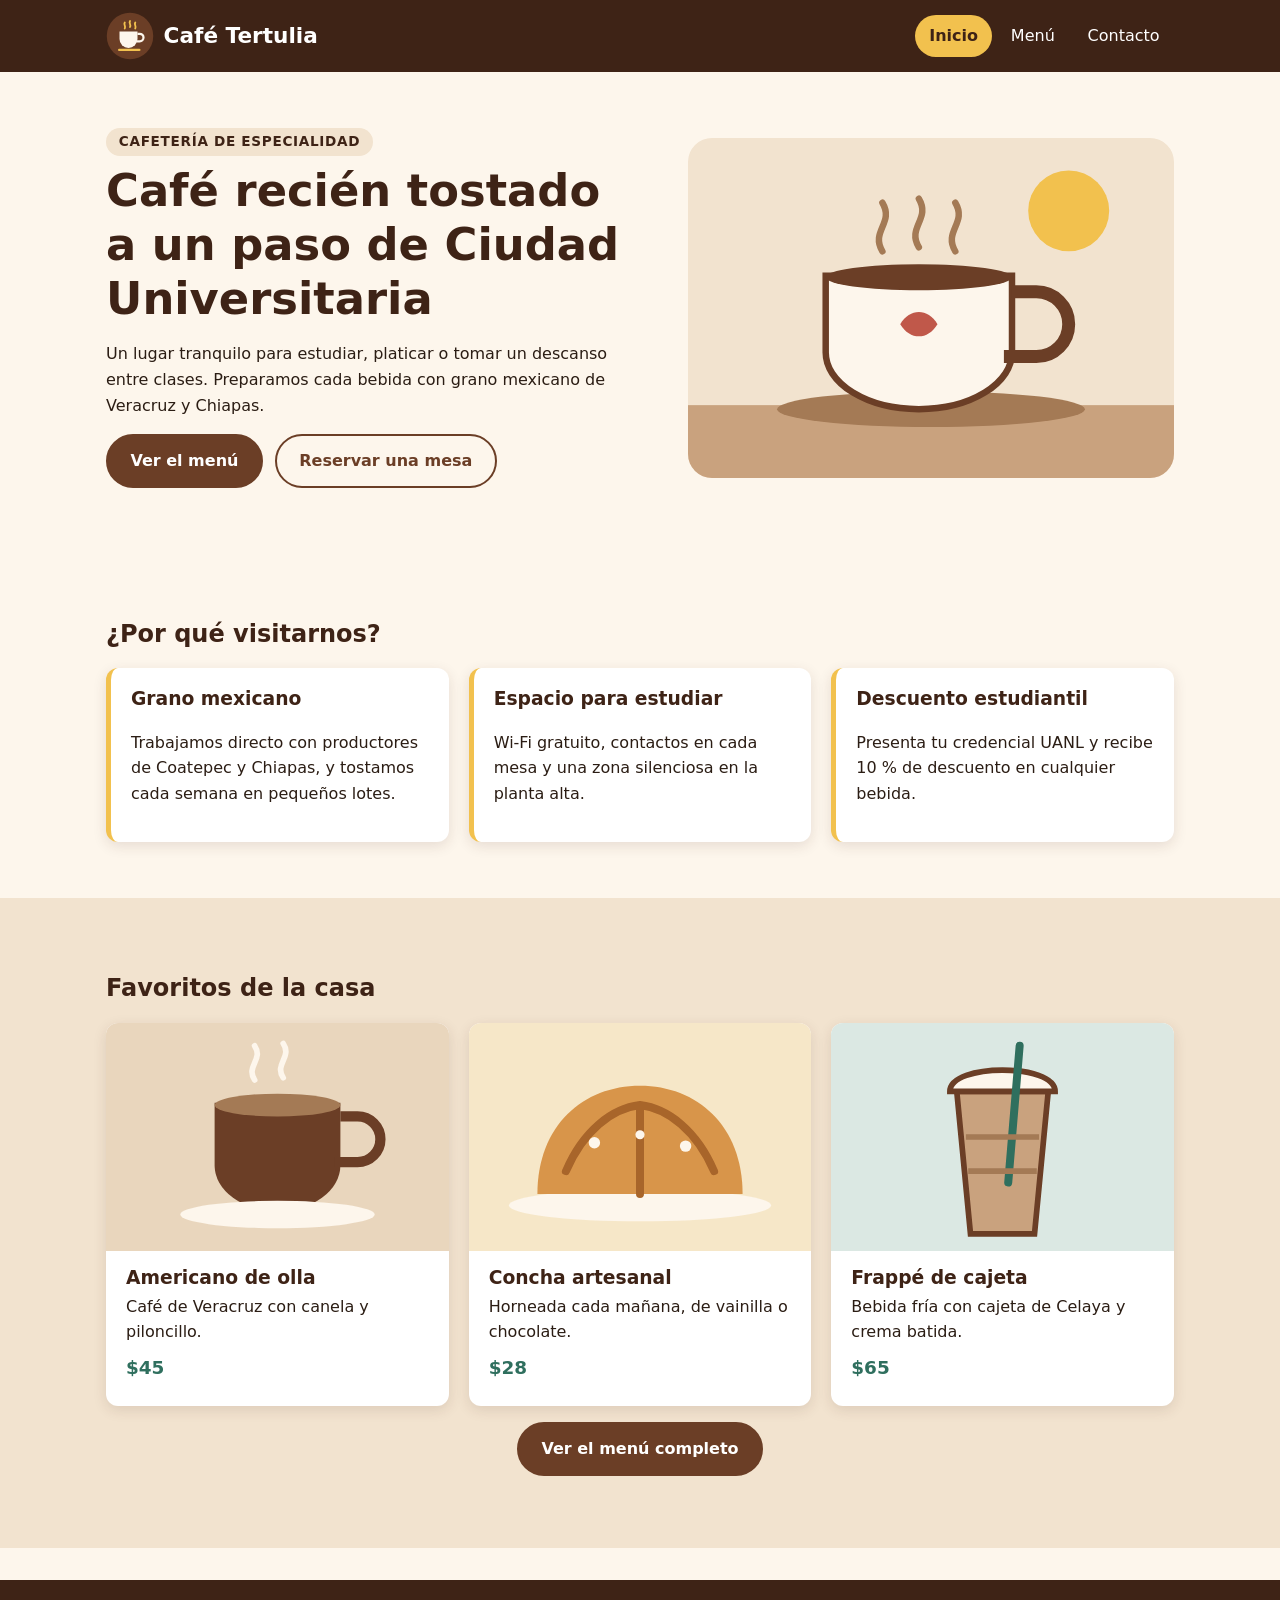
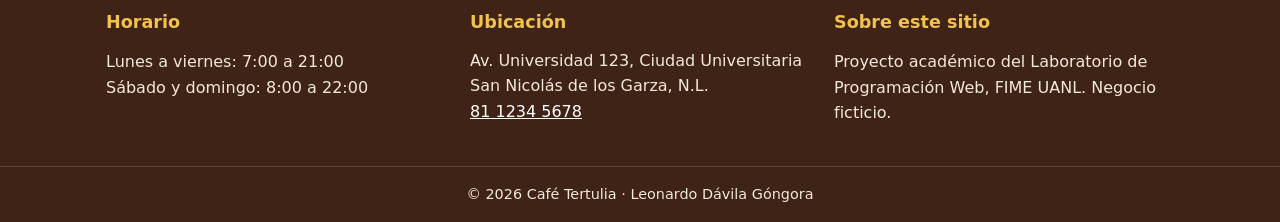
<file: index.html>
<!DOCTYPE html>
<html lang="es">
<head>
  <meta charset="utf-8">
  <meta name="viewport" content="width=device-width, initial-scale=1">
  <title>Inicio | Café Tertulia</title>
  <meta name="description" content="Café Tertulia: cafetería de especialidad junto a Ciudad Universitaria, en San Nicolás de los Garza.">
  <link rel="icon" href="img/logo.svg" type="image/svg+xml">
  <link rel="stylesheet" href="css/estilos.css">
</head>
<body>
  <a class="saltar" href="#contenido">Saltar al contenido principal</a>
  <header class="encabezado">
    <div class="contenedor encabezado__barra">
      <a class="marca" href="index.html">
        <img src="img/logo.svg" alt="" width="48" height="48">
        <span>Café Tertulia</span>
      </a>
      <nav aria-label="Navegación principal">
        <ul class="menu">
          <li><a href="index.html" aria-current="page">Inicio</a></li>
          <li><a href="menu.html">Menú</a></li>
          <li><a href="contacto.html">Contacto</a></li>
        </ul>
      </nav>
    </div>
  </header>

  <main id="contenido">
    <section class="hero" aria-labelledby="hero-titulo">
      <div class="contenedor hero__rejilla">
        <div class="hero__texto">
          <p class="etiqueta">Cafetería de especialidad</p>
          <h1 id="hero-titulo">Café recién tostado a un paso de Ciudad Universitaria</h1>
          <p>Un lugar tranquilo para estudiar, platicar o tomar un descanso entre clases. Preparamos cada bebida con grano mexicano de Veracruz y Chiapas.</p>
          <div class="acciones">
            <a class="boton" href="menu.html">Ver el menú</a>
            <a class="boton boton--secundario" href="contacto.html">Reservar una mesa</a>
          </div>
        </div>
        <img class="hero__imagen" src="img/hero.svg" width="600" height="420"
             alt="Ilustración de una taza de café humeante sobre una mesa de madera.">
      </div>
    </section>

    <section class="seccion" aria-labelledby="por-que">
      <div class="contenedor">
        <h2 id="por-que">¿Por qué visitarnos?</h2>
        <div class="tarjetas">
          <article class="tarjeta">
            <h3>Grano mexicano</h3>
            <p>Trabajamos directo con productores de Coatepec y Chiapas, y tostamos cada semana en pequeños lotes.</p>
          </article>
          <article class="tarjeta">
            <h3>Espacio para estudiar</h3>
            <p>Wi-Fi gratuito, contactos en cada mesa y una zona silenciosa en la planta alta.</p>
          </article>
          <article class="tarjeta">
            <h3>Descuento estudiantil</h3>
            <p>Presenta tu credencial UANL y recibe 10&nbsp;% de descuento en cualquier bebida.</p>
          </article>
        </div>
      </div>
    </section>

    <section class="seccion seccion--alterna" aria-labelledby="favoritos">
      <div class="contenedor">
        <h2 id="favoritos">Favoritos de la casa</h2>
        <div class="productos">
          <article class="producto">
            <img src="img/cafe.svg" width="300" height="200" alt="Taza de café americano.">
            <div class="producto__cuerpo">
              <h3>Americano de olla</h3>
              <p>Café de Veracruz con canela y piloncillo.</p>
              <p class="precio">$45</p>
            </div>
          </article>
          <article class="producto">
            <img src="img/pan.svg" width="300" height="200" alt="Concha de vainilla recién horneada.">
            <div class="producto__cuerpo">
              <h3>Concha artesanal</h3>
              <p>Horneada cada mañana, de vainilla o chocolate.</p>
              <p class="precio">$28</p>
            </div>
          </article>
          <article class="producto">
            <img src="img/frappe.svg" width="300" height="200" alt="Vaso de frappé de caramelo con popote.">
            <div class="producto__cuerpo">
              <h3>Frappé de cajeta</h3>
              <p>Bebida fría con cajeta de Celaya y crema batida.</p>
              <p class="precio">$65</p>
            </div>
          </article>
        </div>
        <p class="centrado"><a class="boton" href="menu.html">Ver el menú completo</a></p>
      </div>
    </section>
  </main>
  <footer class="pie">
    <div class="contenedor pie__rejilla">
      <section aria-labelledby="pie-horario">
        <h2 id="pie-horario">Horario</h2>
        <p>Lunes a viernes: 7:00 a 21:00<br>Sábado y domingo: 8:00 a 22:00</p>
      </section>
      <section aria-labelledby="pie-ubicacion">
        <h2 id="pie-ubicacion">Ubicación</h2>
        <address>Av. Universidad 123, Ciudad Universitaria<br>San Nicolás de los Garza, N.L.<br><a href="tel:+528112345678">81 1234 5678</a></address>
      </section>
      <section aria-labelledby="pie-proyecto">
        <h2 id="pie-proyecto">Sobre este sitio</h2>
        <p>Proyecto académico del Laboratorio de Programación Web, FIME UANL. Negocio ficticio.</p>
      </section>
    </div>
    <p class="pie__legal">&copy; 2026 Café Tertulia · Leonardo Dávila Góngora</p>
  </footer>
</body>
</html>
</file>
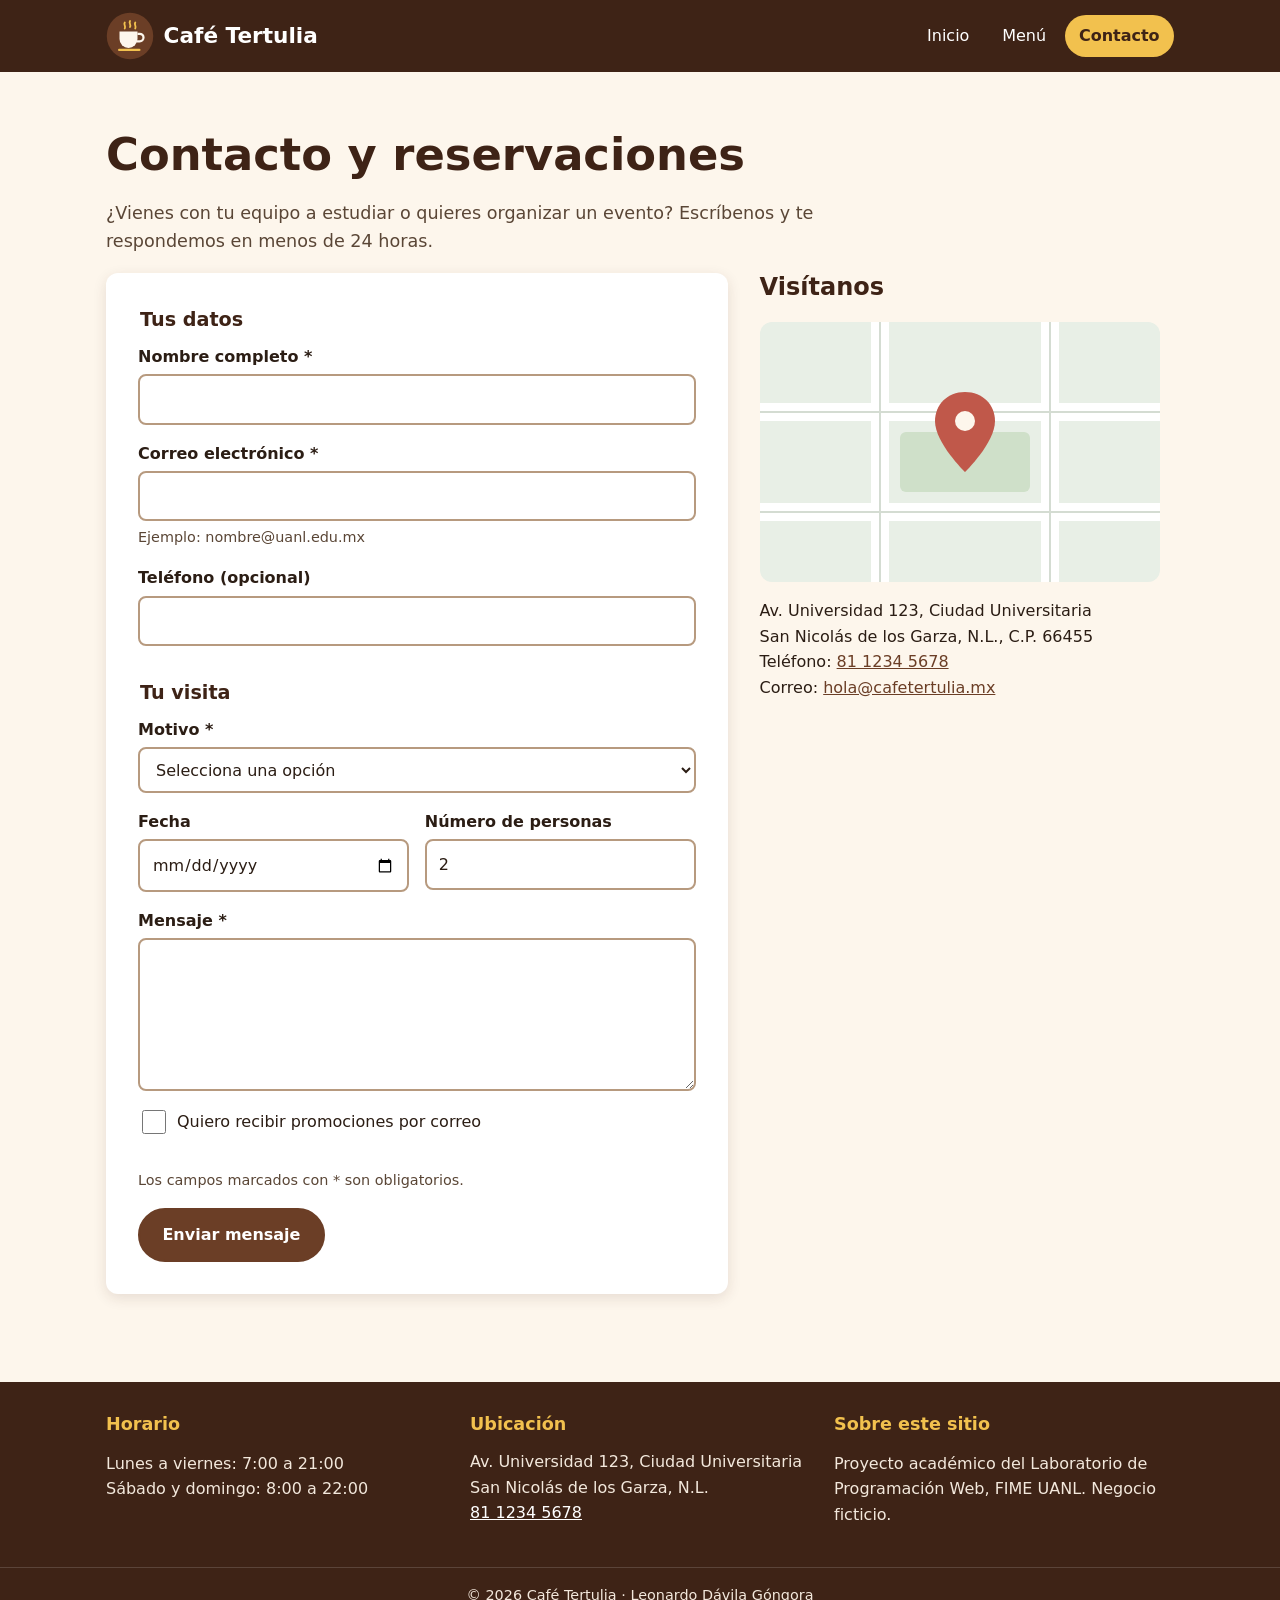
<file: contacto.html>
<!DOCTYPE html>
<html lang="es">
<head>
  <meta charset="utf-8">
  <meta name="viewport" content="width=device-width, initial-scale=1">
  <title>Contacto | Café Tertulia</title>
  <meta name="description" content="Contacta a Café Tertulia o reserva una mesa para tu grupo de estudio.">
  <link rel="icon" href="img/logo.svg" type="image/svg+xml">
  <link rel="stylesheet" href="css/estilos.css">
</head>
<body>
  <a class="saltar" href="#contenido">Saltar al contenido principal</a>
  <header class="encabezado">
    <div class="contenedor encabezado__barra">
      <a class="marca" href="index.html">
        <img src="img/logo.svg" alt="" width="48" height="48">
        <span>Café Tertulia</span>
      </a>
      <nav aria-label="Navegación principal">
        <ul class="menu">
          <li><a href="index.html">Inicio</a></li>
          <li><a href="menu.html">Menú</a></li>
          <li><a href="contacto.html" aria-current="page">Contacto</a></li>
        </ul>
      </nav>
    </div>
  </header>

  <main id="contenido" class="contenedor seccion">
    <h1>Contacto y reservaciones</h1>
    <p class="introduccion">¿Vienes con tu equipo a estudiar o quieres organizar un evento? Escríbenos y te respondemos en menos de 24 horas.</p>
    <div class="contacto">
      <form class="formulario" action="gracias.html" method="get">
        <fieldset>
          <legend>Tus datos</legend>
          <div class="campo">
            <label for="nombre">Nombre completo <span aria-hidden="true">*</span></label>
            <input id="nombre" name="nombre" type="text" autocomplete="name" required>
          </div>
          <div class="campo">
            <label for="correo">Correo electrónico <span aria-hidden="true">*</span></label>
            <input id="correo" name="correo" type="email" autocomplete="email" required aria-describedby="correo-ayuda">
            <p id="correo-ayuda" class="ayuda">Ejemplo: nombre@uanl.edu.mx</p>
          </div>
          <div class="campo">
            <label for="telefono">Teléfono (opcional)</label>
            <input id="telefono" name="telefono" type="tel" autocomplete="tel">
          </div>
        </fieldset>
        <fieldset>
          <legend>Tu visita</legend>
          <div class="campo">
            <label for="motivo">Motivo <span aria-hidden="true">*</span></label>
            <select id="motivo" name="motivo" required>
              <option value="">Selecciona una opción</option>
              <option value="reservacion">Reservar una mesa</option>
              <option value="evento">Organizar un evento</option>
              <option value="comentario">Comentario o sugerencia</option>
            </select>
          </div>
          <div class="campos-dobles">
            <div class="campo">
              <label for="fecha">Fecha</label>
              <input id="fecha" name="fecha" type="date">
            </div>
            <div class="campo">
              <label for="personas">Número de personas</label>
              <input id="personas" name="personas" type="number" min="1" max="20" value="2">
            </div>
          </div>
          <div class="campo">
            <label for="mensaje">Mensaje <span aria-hidden="true">*</span></label>
            <textarea id="mensaje" name="mensaje" rows="5" required></textarea>
          </div>
          <div class="campo campo--casilla">
            <input id="avisos" name="avisos" type="checkbox">
            <label for="avisos">Quiero recibir promociones por correo</label>
          </div>
        </fieldset>
        <p class="ayuda">Los campos marcados con * son obligatorios.</p>
        <button class="boton" type="submit">Enviar mensaje</button>
      </form>
      <aside class="datos" aria-labelledby="datos-titulo">
        <h2 id="datos-titulo">Visítanos</h2>
        <img src="img/mapa.svg" width="400" height="260" alt="Mapa ilustrativo con un marcador sobre Av. Universidad, frente a Ciudad Universitaria.">
        <address>
          Av. Universidad 123, Ciudad Universitaria<br>
          San Nicolás de los Garza, N.L., C.P. 66455<br>
          Teléfono: <a href="tel:+528112345678">81 1234 5678</a><br>
          Correo: <a href="mailto:hola@cafetertulia.mx">hola@cafetertulia.mx</a>
        </address>
      </aside>
    </div>
  </main>
  <footer class="pie">
    <div class="contenedor pie__rejilla">
      <section aria-labelledby="pie-horario">
        <h2 id="pie-horario">Horario</h2>
        <p>Lunes a viernes: 7:00 a 21:00<br>Sábado y domingo: 8:00 a 22:00</p>
      </section>
      <section aria-labelledby="pie-ubicacion">
        <h2 id="pie-ubicacion">Ubicación</h2>
        <address>Av. Universidad 123, Ciudad Universitaria<br>San Nicolás de los Garza, N.L.<br><a href="tel:+528112345678">81 1234 5678</a></address>
      </section>
      <section aria-labelledby="pie-proyecto">
        <h2 id="pie-proyecto">Sobre este sitio</h2>
        <p>Proyecto académico del Laboratorio de Programación Web, FIME UANL. Negocio ficticio.</p>
      </section>
    </div>
    <p class="pie__legal">&copy; 2026 Café Tertulia · Leonardo Dávila Góngora</p>
  </footer>
</body>
</html>
</file>
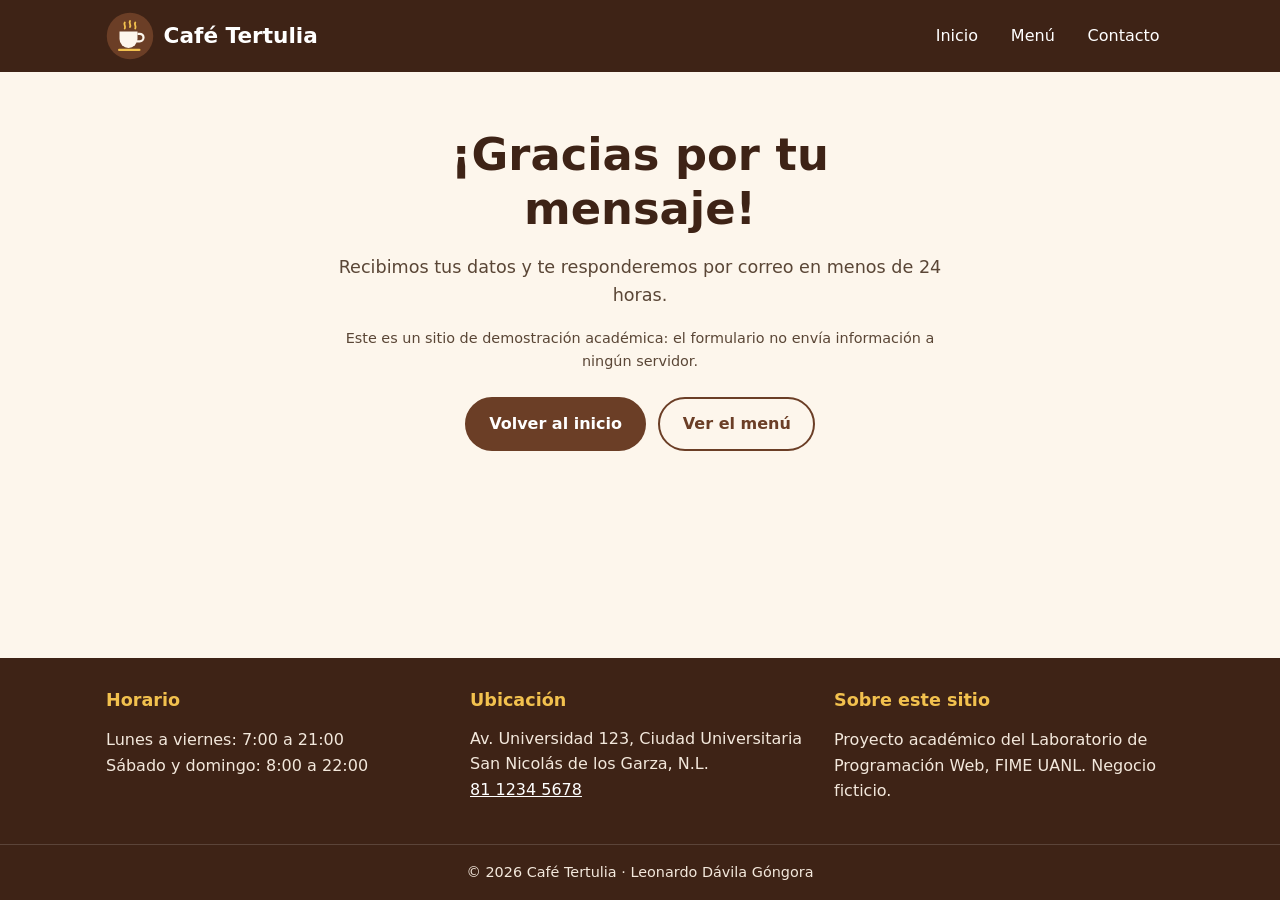
<file: gracias.html>
<!DOCTYPE html>
<html lang="es">
<head>
  <meta charset="utf-8">
  <meta name="viewport" content="width=device-width, initial-scale=1">
  <title>Mensaje enviado | Café Tertulia</title>
  <meta name="description" content="Confirmación de envío del formulario de contacto de Café Tertulia.">
  <link rel="icon" href="img/logo.svg" type="image/svg+xml">
  <link rel="stylesheet" href="css/estilos.css">
</head>
<body>
  <a class="saltar" href="#contenido">Saltar al contenido principal</a>
  <header class="encabezado">
    <div class="contenedor encabezado__barra">
      <a class="marca" href="index.html">
        <img src="img/logo.svg" alt="" width="48" height="48">
        <span>Café Tertulia</span>
      </a>
      <nav aria-label="Navegación principal">
        <ul class="menu">
          <li><a href="index.html">Inicio</a></li>
          <li><a href="menu.html">Menú</a></li>
          <li><a href="contacto.html">Contacto</a></li>
        </ul>
      </nav>
    </div>
  </header>

  <main id="contenido" class="contenedor seccion confirmacion">
    <h1>¡Gracias por tu mensaje!</h1>
    <p class="introduccion">Recibimos tus datos y te responderemos por correo en menos de 24 horas.</p>
    <p class="ayuda">Este es un sitio de demostración académica: el formulario no envía información a ningún servidor.</p>
    <div class="acciones">
      <a class="boton" href="index.html">Volver al inicio</a>
      <a class="boton boton--secundario" href="menu.html">Ver el menú</a>
    </div>
  </main>
  <footer class="pie">
    <div class="contenedor pie__rejilla">
      <section aria-labelledby="pie-horario">
        <h2 id="pie-horario">Horario</h2>
        <p>Lunes a viernes: 7:00 a 21:00<br>Sábado y domingo: 8:00 a 22:00</p>
      </section>
      <section aria-labelledby="pie-ubicacion">
        <h2 id="pie-ubicacion">Ubicación</h2>
        <address>Av. Universidad 123, Ciudad Universitaria<br>San Nicolás de los Garza, N.L.<br><a href="tel:+528112345678">81 1234 5678</a></address>
      </section>
      <section aria-labelledby="pie-proyecto">
        <h2 id="pie-proyecto">Sobre este sitio</h2>
        <p>Proyecto académico del Laboratorio de Programación Web, FIME UANL. Negocio ficticio.</p>
      </section>
    </div>
    <p class="pie__legal">&copy; 2026 Café Tertulia · Leonardo Dávila Góngora</p>
  </footer>
</body>
</html>
</file>
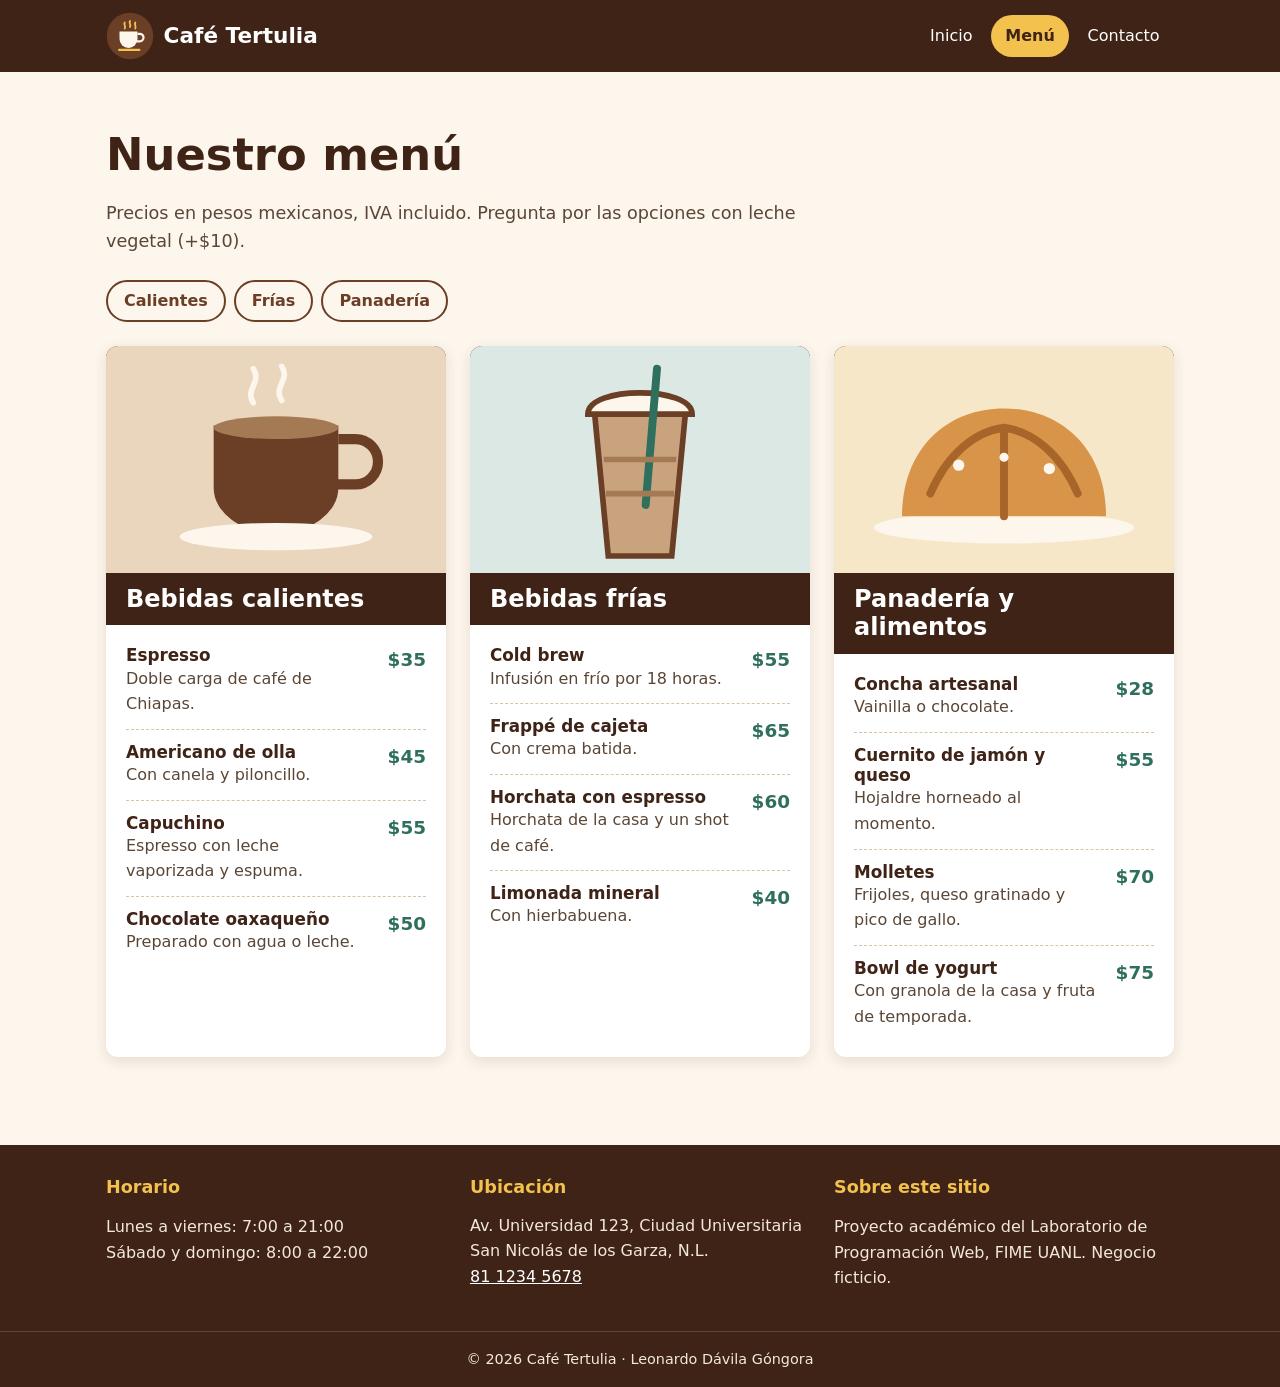
<file: menu.html>
<!DOCTYPE html>
<html lang="es">
<head>
  <meta charset="utf-8">
  <meta name="viewport" content="width=device-width, initial-scale=1">
  <title>Menú | Café Tertulia</title>
  <meta name="description" content="Menú de Café Tertulia: bebidas calientes, bebidas frías, panadería y alimentos con precios.">
  <link rel="icon" href="img/logo.svg" type="image/svg+xml">
  <link rel="stylesheet" href="css/estilos.css">
</head>
<body>
  <a class="saltar" href="#contenido">Saltar al contenido principal</a>
  <header class="encabezado">
    <div class="contenedor encabezado__barra">
      <a class="marca" href="index.html">
        <img src="img/logo.svg" alt="" width="48" height="48">
        <span>Café Tertulia</span>
      </a>
      <nav aria-label="Navegación principal">
        <ul class="menu">
          <li><a href="index.html">Inicio</a></li>
          <li><a href="menu.html" aria-current="page">Menú</a></li>
          <li><a href="contacto.html">Contacto</a></li>
        </ul>
      </nav>
    </div>
  </header>

  <main id="contenido" class="contenedor seccion">
    <h1>Nuestro menú</h1>
    <p class="introduccion">Precios en pesos mexicanos, IVA incluido. Pregunta por las opciones con leche vegetal (+$10).</p>
    <nav class="filtro" aria-label="Categorías del menú">
      <ul>
        <li><a href="#cat-calientes">Calientes</a></li>
        <li><a href="#cat-frias">Frías</a></li>
        <li><a href="#cat-panaderia">Panadería</a></li>
      </ul>
    </nav>
    <div class="categorias">
      <section class="categoria" aria-labelledby="cat-calientes">
        <div class="categoria__cabecera">
          <img src="img/cafe.svg" width="300" height="200" alt="Taza de café caliente.">
          <h2 id="cat-calientes">Bebidas calientes</h2>
        </div>
        <ul class="platillos">
            <li class="platillo">
              <div>
                <h3>Espresso</h3>
                <p>Doble carga de café de Chiapas.</p>
              </div>
              <p class="precio">$35</p>
            </li>
            <li class="platillo">
              <div>
                <h3>Americano de olla</h3>
                <p>Con canela y piloncillo.</p>
              </div>
              <p class="precio">$45</p>
            </li>
            <li class="platillo">
              <div>
                <h3>Capuchino</h3>
                <p>Espresso con leche vaporizada y espuma.</p>
              </div>
              <p class="precio">$55</p>
            </li>
            <li class="platillo">
              <div>
                <h3>Chocolate oaxaqueño</h3>
                <p>Preparado con agua o leche.</p>
              </div>
              <p class="precio">$50</p>
            </li>
        </ul>
      </section>
      <section class="categoria" aria-labelledby="cat-frias">
        <div class="categoria__cabecera">
          <img src="img/frappe.svg" width="300" height="200" alt="Vaso de frappé con popote.">
          <h2 id="cat-frias">Bebidas frías</h2>
        </div>
        <ul class="platillos">
            <li class="platillo">
              <div>
                <h3>Cold brew</h3>
                <p>Infusión en frío por 18 horas.</p>
              </div>
              <p class="precio">$55</p>
            </li>
            <li class="platillo">
              <div>
                <h3>Frappé de cajeta</h3>
                <p>Con crema batida.</p>
              </div>
              <p class="precio">$65</p>
            </li>
            <li class="platillo">
              <div>
                <h3>Horchata con espresso</h3>
                <p>Horchata de la casa y un shot de café.</p>
              </div>
              <p class="precio">$60</p>
            </li>
            <li class="platillo">
              <div>
                <h3>Limonada mineral</h3>
                <p>Con hierbabuena.</p>
              </div>
              <p class="precio">$40</p>
            </li>
        </ul>
      </section>
      <section class="categoria" aria-labelledby="cat-panaderia">
        <div class="categoria__cabecera">
          <img src="img/pan.svg" width="300" height="200" alt="Concha recién horneada.">
          <h2 id="cat-panaderia">Panadería y alimentos</h2>
        </div>
        <ul class="platillos">
            <li class="platillo">
              <div>
                <h3>Concha artesanal</h3>
                <p>Vainilla o chocolate.</p>
              </div>
              <p class="precio">$28</p>
            </li>
            <li class="platillo">
              <div>
                <h3>Cuernito de jamón y queso</h3>
                <p>Hojaldre horneado al momento.</p>
              </div>
              <p class="precio">$55</p>
            </li>
            <li class="platillo">
              <div>
                <h3>Molletes</h3>
                <p>Frijoles, queso gratinado y pico de gallo.</p>
              </div>
              <p class="precio">$70</p>
            </li>
            <li class="platillo">
              <div>
                <h3>Bowl de yogurt</h3>
                <p>Con granola de la casa y fruta de temporada.</p>
              </div>
              <p class="precio">$75</p>
            </li>
        </ul>
      </section>
    </div>
  </main>
  <footer class="pie">
    <div class="contenedor pie__rejilla">
      <section aria-labelledby="pie-horario">
        <h2 id="pie-horario">Horario</h2>
        <p>Lunes a viernes: 7:00 a 21:00<br>Sábado y domingo: 8:00 a 22:00</p>
      </section>
      <section aria-labelledby="pie-ubicacion">
        <h2 id="pie-ubicacion">Ubicación</h2>
        <address>Av. Universidad 123, Ciudad Universitaria<br>San Nicolás de los Garza, N.L.<br><a href="tel:+528112345678">81 1234 5678</a></address>
      </section>
      <section aria-labelledby="pie-proyecto">
        <h2 id="pie-proyecto">Sobre este sitio</h2>
        <p>Proyecto académico del Laboratorio de Programación Web, FIME UANL. Negocio ficticio.</p>
      </section>
    </div>
    <p class="pie__legal">&copy; 2026 Café Tertulia · Leonardo Dávila Góngora</p>
  </footer>
</body>
</html>
</file>
<file: css/estilos.css>
/* ==========================================================
   Café Tertulia - Hoja de estilos
   Enfoque "mobile first": los estilos base son para teléfono
   y los breakpoints (600px y 900px) amplían el diseño.
   ========================================================== */

:root {
  --cafe: #6b3e26;
  --cafe-oscuro: #3e2316;
  --crema: #fdf6ec;
  --arena: #f2e3cf;
  --dorado: #f2c14e;
  --texto: #2b1d14;
  --texto-suave: #5a4636;
  --verde: #2f6f5e;
  --radio: 12px;
  --sombra: 0 4px 14px rgb(62 35 22 / 12%);
  --ancho-max: 1100px;
}

*,
*::before,
*::after {
  box-sizing: border-box;
}

body {
  margin: 0;
  font-family: "Segoe UI", system-ui, -apple-system, Roboto, Arial, sans-serif;
  font-size: 1rem;
  line-height: 1.6;
  color: var(--texto);
  background-color: var(--crema);
  /* Columna flexible: el pie queda al fondo aunque la página sea corta */
  display: flex;
  flex-direction: column;
  min-height: 100vh;
}

main {
  flex: 1;
}

img {
  max-width: 100%;
  height: auto;
  display: block;
}

h1,
h2,
h3 {
  line-height: 1.2;
  color: var(--cafe-oscuro);
}

h1 {
  font-size: 2rem;
  margin: 0 0 1rem;
}

h2 {
  font-size: 1.5rem;
}

a {
  color: var(--cafe);
}

a:hover {
  color: var(--cafe-oscuro);
}

/* Foco visible para navegación con teclado */
a:focus-visible,
button:focus-visible,
input:focus-visible,
select:focus-visible,
textarea:focus-visible {
  outline: 3px solid var(--verde);
  outline-offset: 3px;
}

.contenedor {
  width: 100%;
  max-width: var(--ancho-max);
  margin-inline: auto;
  padding-inline: 1rem;
}

.seccion {
  padding-block: 2.5rem;
}

.seccion--alterna {
  background-color: var(--arena);
}

.centrado {
  text-align: center;
}

.introduccion {
  font-size: 1.1rem;
  color: var(--texto-suave);
  max-width: 65ch;
}

/* Enlace para saltar al contenido (accesibilidad) */
.saltar {
  position: absolute;
  left: 1rem;
  top: -4rem;
  z-index: 10;
  padding: 0.6rem 1rem;
  background: var(--cafe-oscuro);
  color: #fff;
  border-radius: 0 0 var(--radio) var(--radio);
}

.saltar:focus {
  top: 0;
  color: #fff;
}

/* ---------- Encabezado y navegación (Flexbox) ---------- */
.encabezado {
  background-color: var(--cafe-oscuro);
  color: #fff;
}

.encabezado__barra {
  display: flex;
  flex-direction: column;
  align-items: center;
  gap: 0.5rem;
  padding-block: 0.75rem;
}

.marca {
  display: flex;
  align-items: center;
  gap: 0.6rem;
  color: #fff;
  text-decoration: none;
  font-weight: 700;
  font-size: 1.35rem;
}

.marca:hover {
  color: var(--dorado);
}

.menu {
  display: flex;
  flex-wrap: wrap;
  justify-content: center;
  gap: 0.25rem;
  list-style: none;
  margin: 0;
  padding: 0;
}

.menu a {
  display: block;
  padding: 0.5rem 0.9rem;
  color: #fff;
  text-decoration: none;
  border-radius: 999px;
}

.menu a:hover {
  background-color: rgb(255 255 255 / 12%);
  color: #fff;
}

.menu a[aria-current="page"] {
  background-color: var(--dorado);
  color: var(--cafe-oscuro);
  font-weight: 700;
}

/* ---------- Botones ---------- */
.boton {
  display: inline-block;
  padding: 0.75rem 1.4rem;
  border: 2px solid var(--cafe);
  border-radius: 999px;
  background-color: var(--cafe);
  color: #fff;
  font: inherit;
  font-weight: 600;
  text-decoration: none;
  cursor: pointer;
}

.boton:hover {
  background-color: var(--cafe-oscuro);
  border-color: var(--cafe-oscuro);
  color: #fff;
}

.boton--secundario {
  background-color: transparent;
  color: var(--cafe);
}

.boton--secundario:hover {
  background-color: var(--cafe);
}

.acciones {
  display: flex;
  flex-wrap: wrap;
  gap: 0.75rem;
}

/* ---------- Hero (Grid) ---------- */
.hero {
  padding-block: 2rem;
}

.hero__imagen {
  margin-inline: auto;
  border-radius: 24px;
}

.hero__rejilla {
  display: grid;
  gap: 1.5rem;
  align-items: center;
}

.etiqueta {
  display: inline-block;
  margin: 0 0 0.5rem;
  padding: 0.2rem 0.8rem;
  border-radius: 999px;
  background-color: var(--arena);
  color: var(--cafe-oscuro);
  font-size: 0.85rem;
  font-weight: 700;
  text-transform: uppercase;
  letter-spacing: 0.05em;
}

/* ---------- Tarjetas y productos (Grid) ---------- */
.tarjetas,
.productos {
  display: grid;
  gap: 1.25rem;
}

.tarjeta {
  padding: 1.25rem;
  border-left: 5px solid var(--dorado);
  border-radius: var(--radio);
  background-color: #fff;
  box-shadow: var(--sombra);
}

.tarjeta h3 {
  margin-top: 0;
}

.producto {
  display: flex;
  flex-direction: column;
  overflow: hidden;
  border-radius: var(--radio);
  background-color: #fff;
  box-shadow: var(--sombra);
}

.producto img {
  width: 100%;
}

.producto__cuerpo {
  display: flex;
  flex-direction: column;
  flex: 1;
  padding: 1rem 1.25rem;
}

.producto__cuerpo h3 {
  margin: 0 0 0.25rem;
}

.producto__cuerpo p {
  margin: 0 0 0.5rem;
}

.precio {
  margin-top: auto;
  font-weight: 700;
  font-size: 1.15rem;
  color: var(--verde);
}

/* ---------- Página de menú ---------- */
.filtro ul {
  display: flex;
  flex-wrap: wrap;
  gap: 0.5rem;
  list-style: none;
  padding: 0;
  margin: 1.5rem 0;
}

.filtro a {
  display: block;
  padding: 0.4rem 1rem;
  border: 2px solid var(--cafe);
  border-radius: 999px;
  text-decoration: none;
  font-weight: 600;
}

.filtro a:hover {
  background-color: var(--cafe);
  color: #fff;
}

.categorias {
  display: grid;
  gap: 1.5rem;
}

.categoria {
  overflow: hidden;
  border-radius: var(--radio);
  background-color: #fff;
  box-shadow: var(--sombra);
  scroll-margin-top: 1rem;
}

.categoria__cabecera {
  display: flex;
  align-items: center;
  background-color: var(--cafe-oscuro);
}

.categoria__cabecera img {
  width: 96px;
}

.categoria__cabecera h2 {
  margin: 0;
  padding: 0.75rem 1.25rem;
  color: #fff;
}

.platillos {
  list-style: none;
  margin: 0;
  padding: 0.5rem 1.25rem 1rem;
}

.platillo {
  display: flex;
  justify-content: space-between;
  align-items: flex-start;
  gap: 1rem;
  padding-block: 0.75rem;
  border-bottom: 1px dashed #d9c3a8;
}

.platillo:last-child {
  border-bottom: 0;
}

.platillo h3 {
  margin: 0;
  font-size: 1.05rem;
}

.platillo p {
  margin: 0;
  color: var(--texto-suave);
}

.platillo .precio {
  margin: 0;
  color: var(--verde);
  white-space: nowrap;
}

/* ---------- Página de contacto ---------- */
.contacto {
  display: grid;
  gap: 2rem;
}

.formulario {
  padding: 1.25rem;
  border-radius: var(--radio);
  background-color: #fff;
  box-shadow: var(--sombra);
}

fieldset {
  margin: 0 0 1rem;
  padding: 0;
  border: 0;
}

legend {
  margin-bottom: 0.5rem;
  font-size: 1.2rem;
  font-weight: 700;
  color: var(--cafe-oscuro);
}

.campo {
  display: flex;
  flex-direction: column;
  gap: 0.3rem;
  margin-bottom: 1rem;
}

.campo label {
  font-weight: 600;
}

.campo input,
.campo select,
.campo textarea {
  width: 100%;
  padding: 0.65rem 0.75rem;
  border: 2px solid #b79a7f;
  border-radius: 8px;
  background-color: #fff;
  color: var(--texto);
  font: inherit;
}

.campo--casilla {
  flex-direction: row;
  align-items: center;
  gap: 0.5rem;
}

.campo--casilla input {
  flex: none;
  width: 1.5rem;
  height: 1.5rem;
}

.campo--casilla label {
  font-weight: 400;
}

.campos-dobles {
  display: grid;
  gap: 0 1rem;
}

.ayuda {
  margin: 0;
  font-size: 0.9rem;
  color: var(--texto-suave);
}

.formulario > .ayuda {
  margin-bottom: 1rem;
}

.datos h2 {
  margin-top: 0;
}

.datos img {
  margin-bottom: 1rem;
  border-radius: var(--radio);
}

address {
  font-style: normal;
}

/* ---------- Página de confirmación ---------- */
.confirmacion {
  max-width: 40rem;
  text-align: center;
}

.confirmacion .acciones {
  justify-content: center;
  margin-top: 1.5rem;
}

.confirmacion .introduccion {
  margin-inline: auto;
}

/* ---------- Pie de página (Grid) ---------- */
.pie {
  margin-top: 2rem;
  padding-top: 2rem;
  background-color: var(--cafe-oscuro);
  color: #f3e8dc;
}

.pie h2 {
  margin-top: 0;
  font-size: 1.1rem;
  color: var(--dorado);
}

.pie a {
  color: #fff;
}

.pie__rejilla {
  display: grid;
  gap: 1.5rem;
}

.pie__legal {
  margin: 1.5rem 0 0;
  padding: 1rem;
  border-top: 1px solid rgb(255 255 255 / 15%);
  text-align: center;
  font-size: 0.9rem;
}

/* ==========================================================
   Breakpoint 1: tabletas (600px o más)
   ========================================================== */
@media (min-width: 600px) {
  h1 {
    font-size: 2.4rem;
  }

  .encabezado__barra {
    flex-direction: row;
    justify-content: space-between;
  }

  .tarjetas,
  .productos {
    grid-template-columns: repeat(2, 1fr);
  }

  .campos-dobles {
    grid-template-columns: 1fr 1fr;
  }

  .pie__rejilla {
    grid-template-columns: repeat(2, 1fr);
  }
}

/* ==========================================================
   Breakpoint 2: escritorio (900px o más)
   ========================================================== */
@media (min-width: 900px) {
  h1 {
    font-size: 2.8rem;
  }

  .seccion {
    padding-block: 3.5rem;
  }

  .hero {
    padding-block: 3.5rem;
  }

  .hero__rejilla {
    grid-template-columns: 1.1fr 1fr;
    gap: 3rem;
  }

  .tarjetas,
  .productos,
  .categorias,
  .pie__rejilla {
    grid-template-columns: repeat(3, 1fr);
  }

  .categoria__cabecera {
    flex-direction: column;
    align-items: stretch;
  }

  .categoria__cabecera img {
    width: 100%;
  }

  .contacto {
    grid-template-columns: 3fr 2fr;
    align-items: start;
  }

  .formulario {
    padding: 2rem;
  }
}

/* Respeta la preferencia de movimiento reducido */
@media (prefers-reduced-motion: no-preference) {
  html {
    scroll-behavior: smooth;
  }
}
</file>
